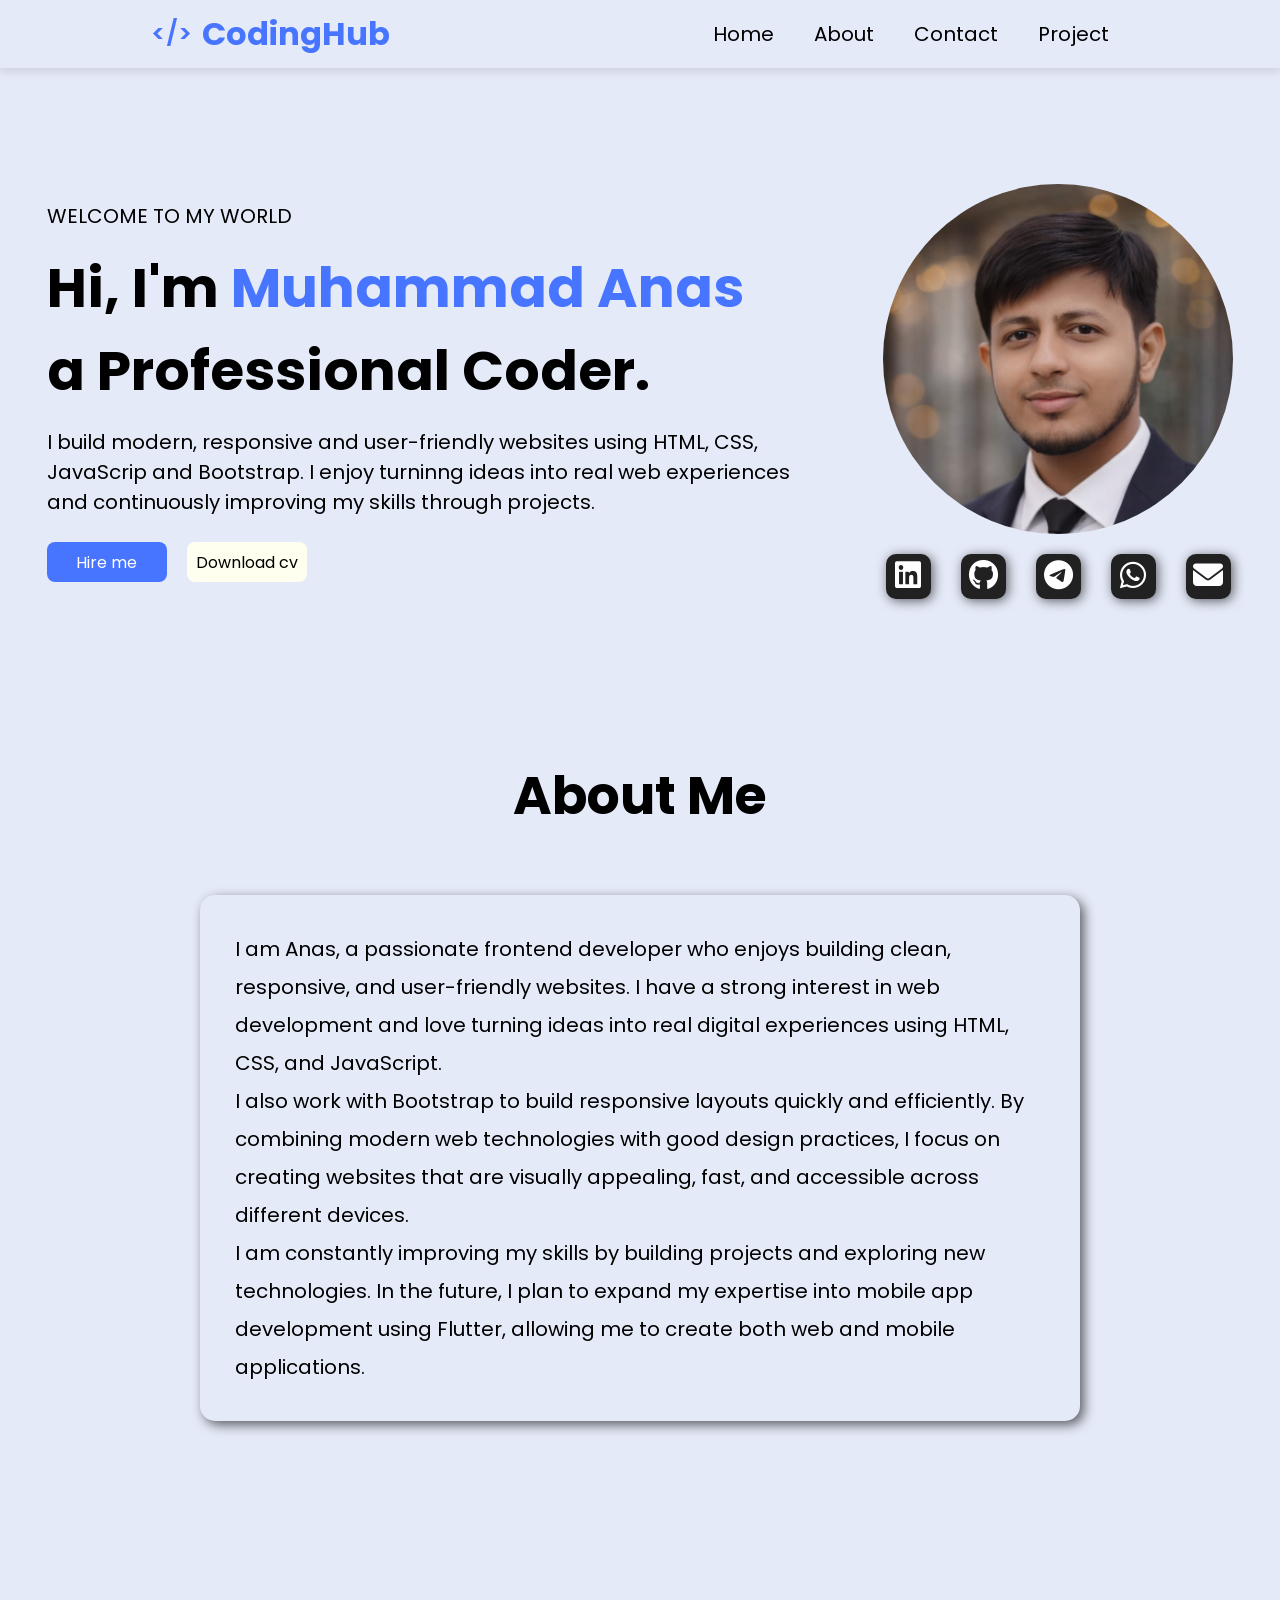
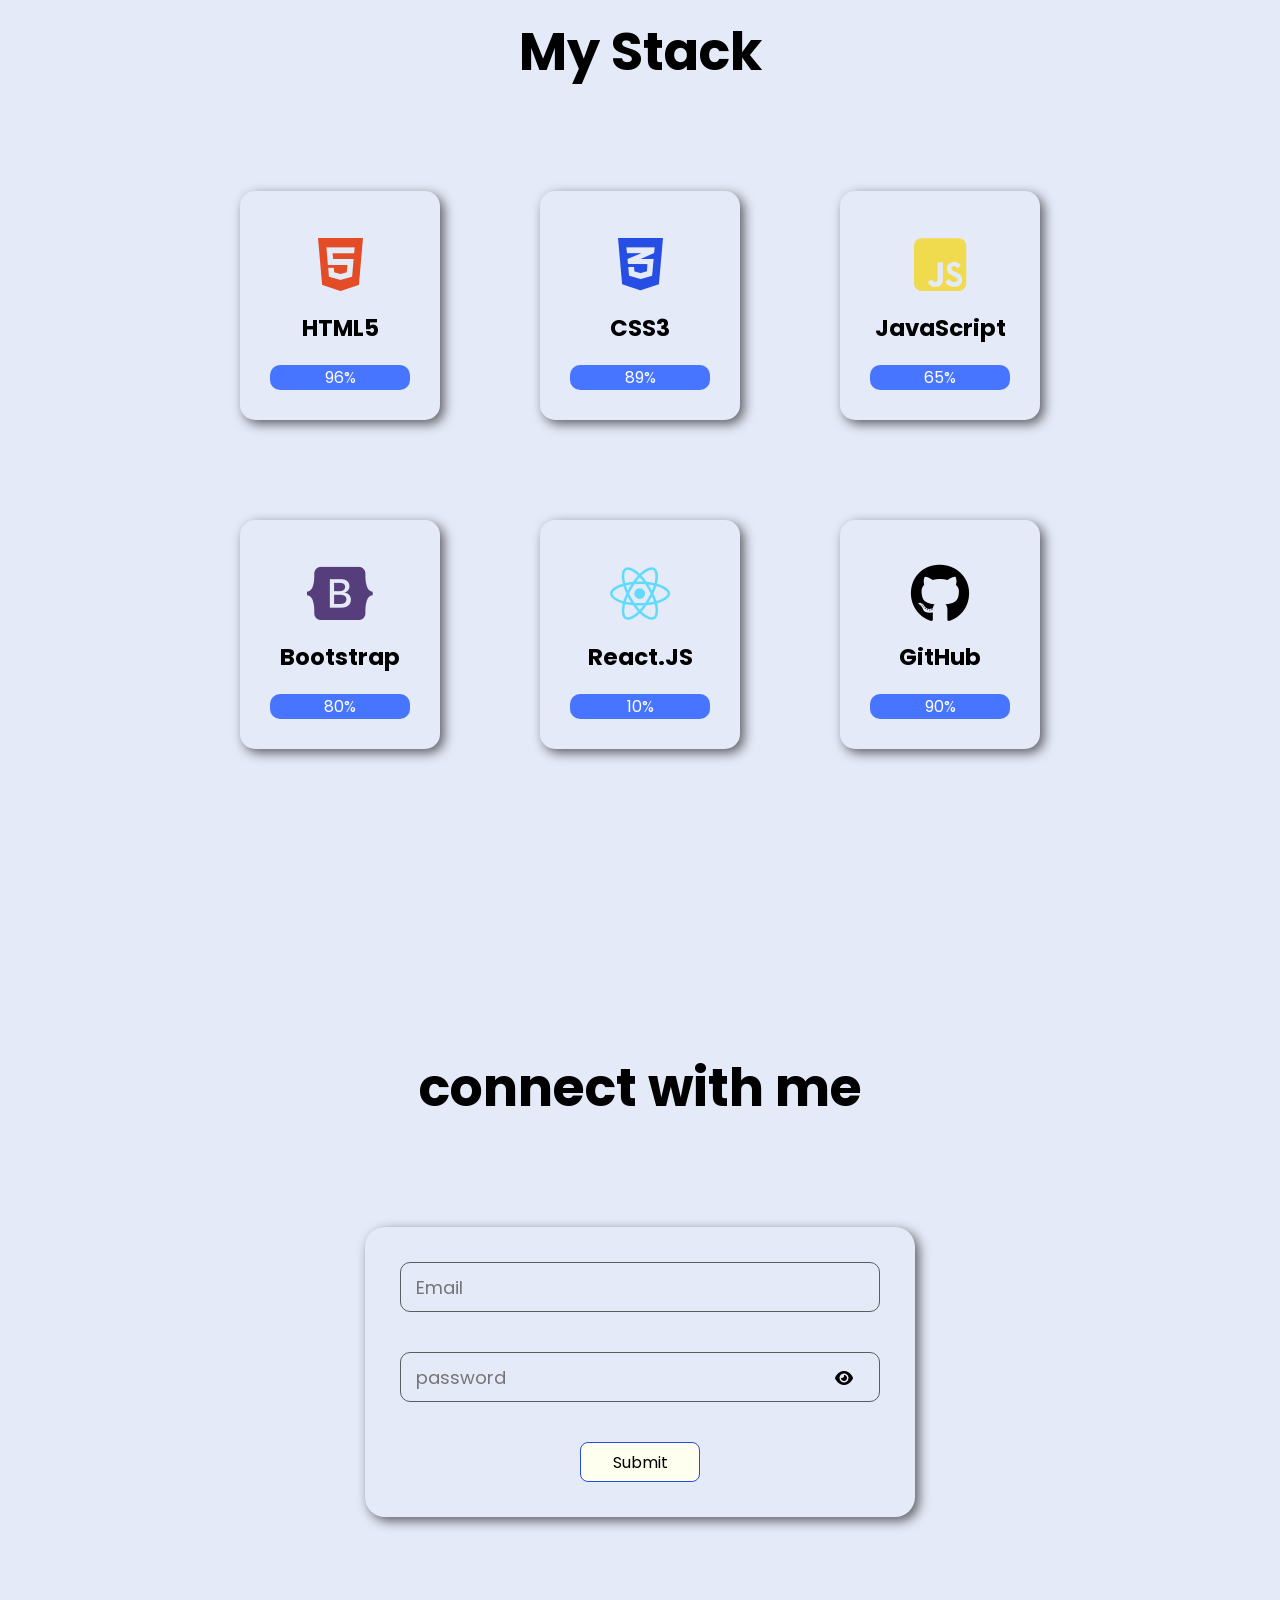
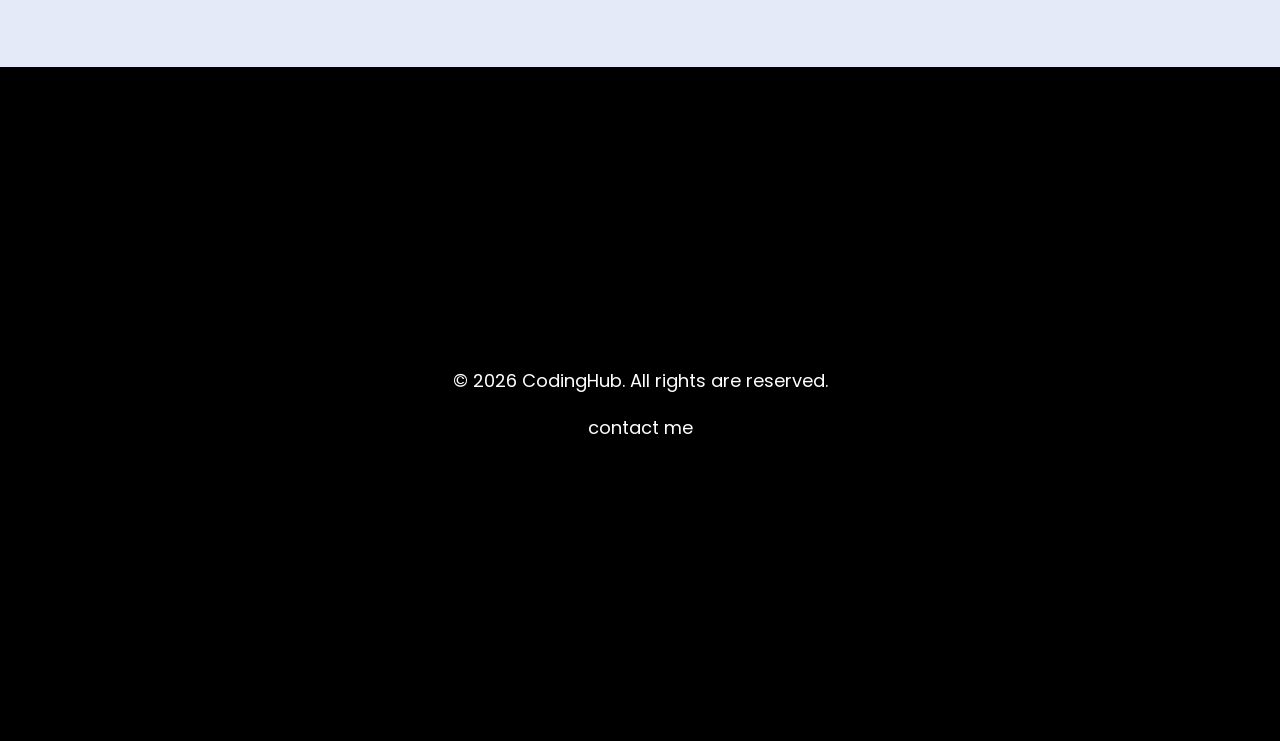
<file: Day-01-Portfolio-Website/index.html>
<!doctype html>
<html lang="en">
  <head>
    <meta charset="UTF-8" />
    <meta name="viewport" content="width=device-width, initial-scale=1.0" />
    <title>Portfolio website</title>
    <link rel="preconnect" href="https://fonts.googleapis.com" />
    <link rel="preconnect" href="https://fonts.gstatic.com" crossorigin />
    <link
      href="https://fonts.googleapis.com/css2?family=Poppins:ital,wght@0,100;0,200;0,300;0,400;0,500;0,600;0,700;0,800;0,900;1,100;1,200;1,300;1,400;1,500;1,600;1,700;1,800;1,900&family=Varela+Round&display=swap"
      rel="stylesheet"
    />

    <link
      rel="stylesheet"
      href="https://cdnjs.cloudflare.com/ajax/libs/font-awesome/6.5.1/css/all.min.css"
    />
    <link rel="stylesheet" href="style.css" />
  </head>
  <body>
    <header>
      <div class="logo">
        <span>&lt;/&gt;</span>
        <h1>CodingHub</h1>
      </div>
      <nav>
        <ul>
          <li><a href="#">Home</a></li>
          <li><a href="#">About</a></li>
          <li><a href="#">Contact</a></li>
          <li><a href="#">Project</a></li>
        </ul>
      </nav>
    </header>

    <main>
      <!-- HERO SECTION -->
      <section class="hero-section">
        <div class="hero-text-box">
          <p>WELCOME TO MY WORLD</p>
          <h1 class="heading">
            Hi, I'm <span>Muhammad Anas</span><br />
            a Professional Coder.
          </h1>
          <p>
            I build modern, responsive and user-friendly websites using HTML,
            CSS,
            <br />JavaScrip and Bootstrap. I enjoy turninng ideas into real web
            experiences <br />
            and continuously improving my skills through projects.
          </p>
          <div class="button-box">
            <button class="first-btn">Hire me</button>
            <button class="sec-btn">Download cv</button>
          </div>
        </div>
        <div class="hero-profile-box">
          <img src="profile.jpg" alt="profile" />
          <div class="social-icons-box">
            <div class="icon">
              <a href=""><i class="fa-brands fa-linkedin"></i></a>
            </div>
            <div class="icon">
              <a href=""><i class="fa-brands fa-github"></i></a>
            </div>
            <div class="icon">
              <a href=""><i class="fa-brands fa-telegram"></i></a>
            </div>
            <div class="icon">
              <a href=""><i class="fa-brands fa-whatsapp"></i></a>
            </div>
            <div class="icon">
              <a href=""><i class="fa-solid fa-envelope"></i></a>
            </div>
          </div>
        </div>
      </section>

      <!-- ABOUT SECTION -->
      <section class="about-section">
        <div class="about-heading">
          <h1>About Me</h1>
        </div>
        <div class="about-content">
          <p>
            I am Anas, a passionate frontend developer who enjoys building
            clean, responsive, and user-friendly websites. I have a strong
            interest in web development and love turning ideas into real digital
            experiences using HTML, CSS, and JavaScript. <br />
            I also work with Bootstrap to build responsive layouts quickly and
            efficiently. By combining modern web technologies with good design
            practices, I focus on creating websites that are visually appealing,
            fast, and accessible across different devices. <br />
            I am constantly improving my skills by building projects and
            exploring new technologies. In the future, I plan to expand my
            expertise into mobile app development using Flutter, allowing me to
            create both web and mobile applications.
          </p>
        </div>
      </section>

      <!-- SKILL SECTION -->
      <section class="skill-section">
        <div class="skill-heading">
          <h1>My Stack</h1>
        </div>
        <div class="skill-box">
          <div class="skill-card">
            <div class="skill-logo">
              <i class="fa-brands fa-html5" id="html"></i>
              <h3>HTML5</h3>
            </div>
            <div class="prog-bar">96%</div>
          </div>

          <div class="skill-card">
            <div class="skill-logo">
              <i class="fa-brands fa-css3-alt" id="css"></i>
              <h3>CSS3</h3>
            </div>
            <div class="prog-bar">89%</div>
          </div>

          <div class="skill-card">
            <div class="skill-logo">
              <i class="fa-brands fa-square-js" id="js"></i>
              <h3>JavaScript</h3>
            </div>
            <div class="prog-bar">65%</div>
          </div>

          <div class="skill-card">
            <div class="skill-logo">
              <i class="fa-brands fa-bootstrap" id="bootstrap"></i>
              <h3>Bootstrap</h3>
            </div>
            <div class="prog-bar">80%</div>
          </div>

          <div class="skill-card">
            <div class="skill-logo">
              <i class="fa-brands fa-react" id="react"></i>
              <h3>React.JS</h3>
            </div>
            <div class="prog-bar">10%</div>
          </div>

          <div class="skill-card">
            <div class="skill-logo">
              <i class="fa-brands fa-github"></i>
              <h3>GitHub</h3>
            </div>
            <div class="prog-bar">90%</div>
          </div>
        </div>
      </section>

      <!-- CONTACT SECTION -->
      <section class="contact-section">
        <div class="contact-heading">
          <h1>connect with me</h1>
        </div>
        <form action="#">
          <div class="contact-box">
            <input type="email" placeholder="Email" />
          </div>
          <div class="contact-box">
            <input type="password" placeholder="password" />
            <span>
              <i class="fa-solid fa-eye"></i>
            </span>
          </div>
          <div class="btn">
            <button class="submit-btn">Submit</button>
          </div>
        </form>
      </section>
    </main>

    <!-- FOOTER SECTION -->
    <footer class="footer-section">
      <p>&copy; 2026 CodingHub. All rights are reserved.</p>
      <p>contact me</p>
    </footer>
  </body>
</html>
</file>
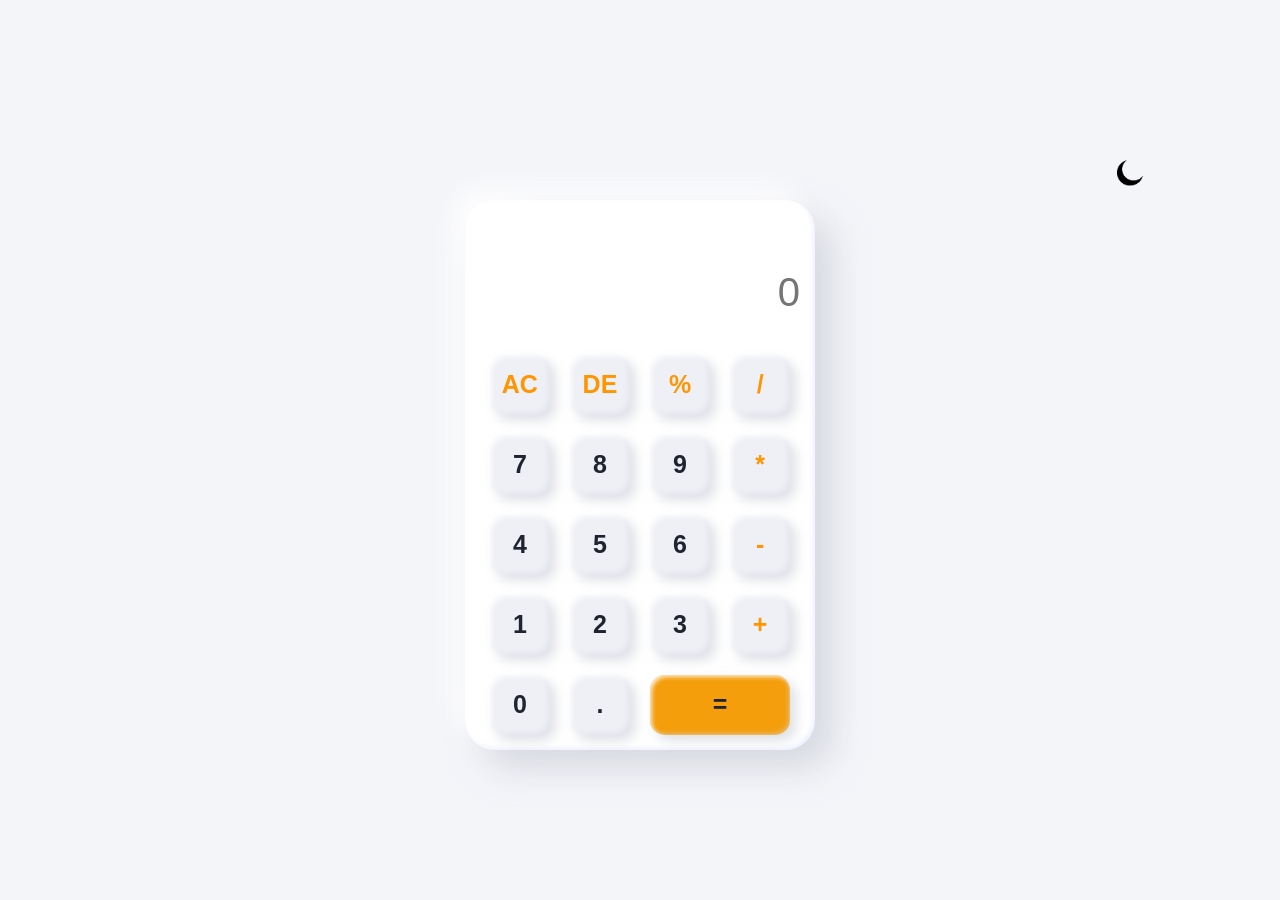
<file: Day-03-Calculator/index.html>
<!doctype html>
<html lang="en">
  <head>
    <meta charset="UTF-8" />
    <meta name="viewport" content="width=device-width, initial-scale=1.0" />
    <title>Calculator</title>
    <!-- CSS FILE LINK -->
    <link rel="stylesheet" href="style.css" />

    <!-- GOGGLE FONTS LINK -->
    <link rel="preconnect" href="https://fonts.googleapis.com" />
    <link rel="preconnect" href="https://fonts.gstatic.com" crossorigin />
    <link
      href="https://fonts.googleapis.com/css2?family=Montserrat:ital,wght@0,100..900;1,100..900&family=Poppins:ital,wght@0,100;0,200;0,300;0,400;0,500;0,600;0,700;0,800;0,900;1,100;1,200;1,300;1,400;1,500;1,600;1,700;1,800;1,900&family=Titan+One&family=Varela+Round&display=swap"
      rel="stylesheet"
    />
  </head>
  <body>
    <div class="theme-box">
      <img src="assets/sun.png" id="theme-btn">
    </div>
    <div class="container">
      <div class="input-box">
        <input type="text" placeholder="0" readonly />
      </div>
      <div class="btn-box">
        <button class="operator">AC</button>
        <button class="operator">DE</button>
        <button class="operator">%</button>
        <button class="operator">/</button>

        <button class="num">7</button>
        <button class="num">8</button>
        <button class="num">9</button>
        <button class="operator">*</button>

        <button class="num">4</button>
        <button class="num">5</button>
        <button class="num">6</button>
        <button class="operator">-</button>

        <button class="num">1</button>
        <button class="num">2</button>
        <button class="num">3</button>
        <button class="operator">+</button>

        <button class="num">0</button>
        <button class="num">.</button>
        <button id="equal-btn">=</button>
      </div>
    </div>
    <script src="app.js"></script>
  </body>
</html>
</file>
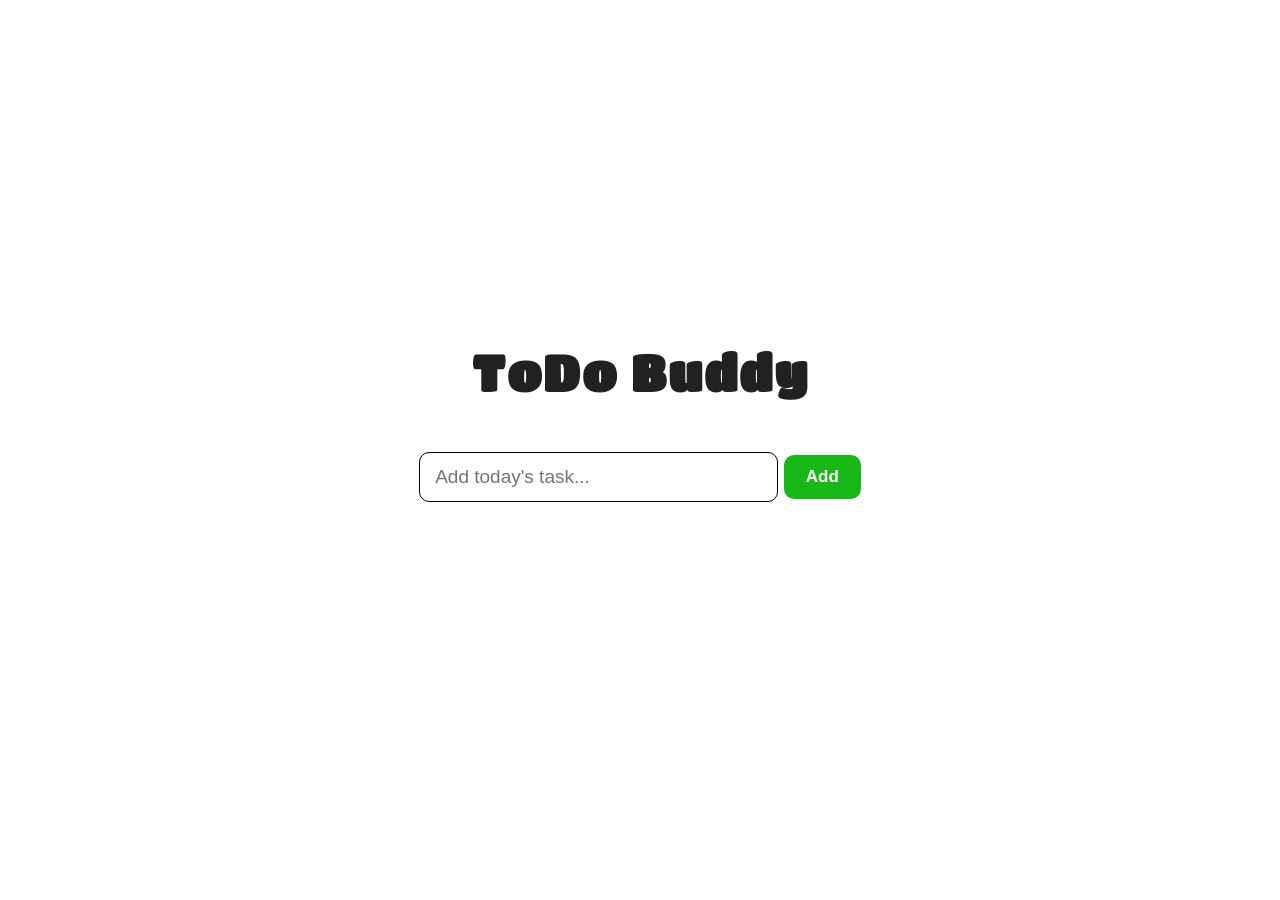
<file: Day-04-ToDo/index.html>
<!doctype html>
<html lang="en">
  <head>
    <meta charset="UTF-8" />
    <meta name="viewport" content="width=device-width, initial-scale=1.0" />
    <title>ToDo Buddy</title>
    <link rel="stylesheet" href="style.css" />
    <!-- FONT AWSOME ICONS LINK -->
    <link
      rel="stylesheet"
      href="https://cdnjs.cloudflare.com/ajax/libs/font-awesome/6.5.1/css/all.min.css"
    />
    <!-- GOGGLE FONTS LINK -->
    <link rel="preconnect" href="https://fonts.googleapis.com" />
    <link rel="preconnect" href="https://fonts.gstatic.com" crossorigin />
    <link
      href="https://fonts.googleapis.com/css2?family=Montserrat:ital,wght@0,100..900;1,100..900&family=Poppins:ital,wght@0,100;0,200;0,300;0,400;0,500;0,600;0,700;0,800;0,900;1,100;1,200;1,300;1,400;1,500;1,600;1,700;1,800;1,900&family=Titan+One&family=Varela+Round&display=swap"
      rel="stylesheet"
    />
  </head>
  <body>
    <!-- HEADING -->
    <h1>ToDo Buddy</h1>

    <!-- MAIN CONTAINER -->
    <div class="container">
      <!-- INPUT CONTAINER -->
      <div class="input-box">
        <input type="text" id="input" placeholder="Add today's task..." />
        <button id="add-btn">Add</button>
      </div>

      <!-- LI BOX -->
      <div class="content-box">
        <ul class="task-box"></ul>
      </div>
    </div>
    <script src="app.js"></script>
  </body>
</html>
</file>
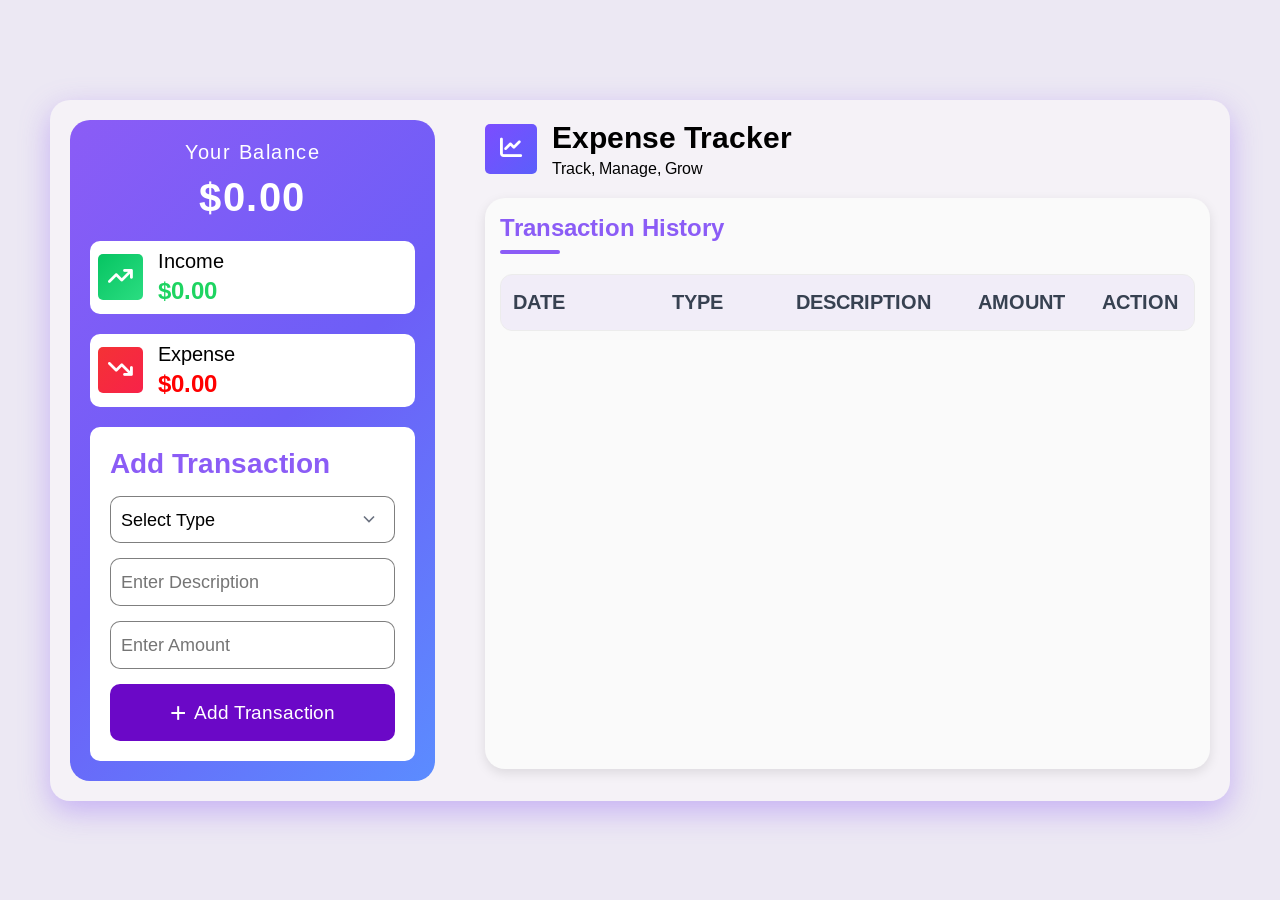
<file: Day-05-Expense-Tracker/index.html>
<!doctype html>
<html lang="en">
  <head>
    <meta charset="UTF-8" />
    <meta name="viewport" content="width=device-width, initial-scale=1.0" />
    <title>Expense Tracker</title>
    <link rel="stylesheet" href="style.css" />

    <link
      rel="stylesheet"
      href="https://cdnjs.cloudflare.com/ajax/libs/font-awesome/6.5.1/css/all.min.css"
    />

    <link rel="preconnect" href="https://fonts.googleapis.com" />
    <link rel="preconnect" href="https://fonts.gstatic.com" crossorigin />
    <link
      href="https://fonts.googleapis.com/css2?family=Arimo:ital,wght@0,400..700;1,400..700&family=Montserrat:ital,wght@0,100..900;1,100..900&family=Poppins:ital,wght@0,100;0,200;0,300;0,400;0,500;0,600;0,700;0,800;0,900;1,100;1,200;1,300;1,400;1,500;1,600;1,700;1,800;1,900&family=Titan+One&family=Varela+Round&display=swap"
      rel="stylesheet"
    />
  </head>
  <body>
    <div class="container">
      <div class="main-container">
        <div class="balance-box">
          <p>Your Balance</p>
          <h2 id="balance">$0.00</h2>
        </div>

        <div class="income-expanse-boxes">
          <div class="box">
            <div class="income-icon icon">
              <i class="fa-solid fa-arrow-trend-up"></i>
            </div>
            <div class="income-box">
              <p>Income</p>
              <h2 id="total-income">$0.00</h2>
            </div>
          </div>

          <div class="box">
            <div class="expense-icon icon">
              <i class="fa-solid fa-arrow-trend-down"></i>
            </div>
            <div class="expense-box">
              <p>Expense</p>
              <h2 id="total-expense">$0.00</h2>
            </div>
          </div>
        </div>

        <div class="add-transaction-box">
          <h2>Add Transaction</h2>

          <div class="select-box">
            <select id="select">
              <option>Select Type</option>
              <option>Income</option>
              <option>Expense</option>
            </select>
          </div>

          <div class="trans-box">
            <input
              type="text"
              placeholder="Enter Description"
              id="description"
            />
          </div>

          <div class="trans-box">
            <input type="text" placeholder="Enter Amount" id="amount" />
          </div>

          <button class="btn" id="add-btn">
            <span>+</span> Add Transaction
          </button>
        </div>
      </div>

      <div class="history-container">
        <div class="his-con-brand-box">
          <div class="icon logo">
            <i class="fa-solid fa-chart-line"></i>
          </div>
          <div class="brand-heading">
            <h1>Expense Tracker</h1>
            <p>Track, Manage, Grow</p>
          </div>
        </div>
        <div class="history-table">
          <div class="history-heading">
            <h2>Transaction History</h2>
            <div class="line"></div>
          </div>

          <div class="table">
            <div class="table-heading row">
              <p>DATE</p>
              <p>TYPE</p>
              <p>DESCRIPTION</p>
              <p>AMOUNT</p>
              <p>ACTION</p>
            </div>
          </div>
        </div>
      </div>
    </div>

    <script src="app.js"></script>
  </body>
</html>
</file>
<file: Day-01-Portfolio-Website/style.css>
* {
  margin: 0;
  padding: 0;
  box-sizing: border-box;
  font-family: "Poppins", sans-serif;
}

header {
  background: #e5eaf8;
  display: flex;
  justify-content: space-around;
  align-items: center;
  padding: 10px 0;
  position: fixed;
  top: 0;
  left: 0;
  width: 100%;
  box-shadow: 0px 4px 8px rgba(0, 0, 0, 0.1);
  z-index: 1000;
}

header nav ul {
  display: flex;
  list-style: none;
}

header nav ul li {
  padding: 0 20px;
}

header nav ul li a {
  text-decoration: none;
  color: #000;
  font-size: 20px;
  transition: 0.3s;
}

header nav ul li a:hover {
  color: blue;
}

.logo {
  display: flex;
  align-items: center;
  gap: 10px;
  color: #4775ff;
}

.logo span {
  font-size: 25px;
  font-weight: 600;
}

/* HERO SECTION STARTS HERE */

.hero-section {
  margin-top: 68px;
  background: #e5eaf8;
  display: flex;
  justify-content: space-around;
  padding: 116px 0;
  box-shadow: 0px 4px 8px rgba(0, 0, 0, 0.1);
}

.hero-text-box {
  display: flex;
  flex-direction: column;
  align-items: flex-start;
  justify-content: center;
  gap: 15px;
}

.hero-text-box .heading {
  font-size: 55px;
}

.hero-text-box .heading span {
  color: #4775ff;
}

.hero-text-box p {
  font-size: 20px;
  line-height: 1.5;
}

.button-box {
  display: flex;
  gap: 20px;
  margin-top: 10px;
}

button {
  height: 40px;
  width: 120px;
  border-radius: 8px;
  border: none;
  font-size: 16px;
  cursor: pointer;
}

.first-btn {
  background: #4775ff;
  color: #fff;
}

.sec-btn {
  background: #fffff0;
}

.hero-profile-box {
  display: flex;
  align-items: center;
  justify-content: center;
  flex-direction: column;
  gap: 20px;
}

img {
  width: 350px;
  height: 350px;
  border-radius: 50%;
  object-fit: cover;
  object-position: top;
}

.social-icons-box {
  display: flex;
  gap: 30px;
}

.social-icons-box .icon {
  background: #212121;
  height: 45px;
  width: 45px;
  border-radius: 10px;
  display: flex;
  justify-content: center;
  align-items: center;
  transition: 0.2s;
  box-shadow: 2px 2px 12px rgba(0, 0, 0, 0.6);
}

.social-icons-box .icon:hover {
  border-radius: 50%;
  background: #4775ff;
  box-shadow: 0 0 18px #4775ff;
  transform: translateY(-10px);
}

.social-icons-box .icon a i {
  font-size: 30px;
  color: #fff;
}

/* ABOUT SECTION */

.about-section {
  display: flex;
  flex-direction: column;
  justify-content: space-around;
  align-items: center;
  padding: 42px 200px;
  gap: 60px;
  background: #e5eaf8;
}

.about-heading {
  font-size: 35px;
}

.about-content {
  box-shadow: 4px 4px 12px rgba(0, 0, 0, 0.6);
  padding: 35px;
  border-radius: 15px;
}

.about-content p {
  font-size: 20px;
  line-height: 1.9;
}

/* SKILL SECTION */

.skill-section {
  background: #e5eaf8;
  display: flex;
  flex-direction: column;
  justify-content: center;
  align-items: center;
  gap: 100px;
  width: 100%;
  padding: 150px;
}

.skill-heading {
  font-size: 35px;
}

.skill-box {
  display: flex;
  justify-content: center;
  flex-wrap: wrap;
  gap: 100px;
  width: 100%;
}

.skill-box .skill-card {
  width: 200px;
  box-shadow: 4px 4px 12px rgba(0, 0, 0, 0.6);
  border-radius: 15px;
  padding: 30px;
  display: flex;
  flex-direction: column;
  gap: 20px;
}

.skill-logo {
  text-align: center;
  font-size: 60px;
}

#html {
  color: #e34c26;
}

#css {
  color: #264de4;
}

#js {
  color: #f0db4f;
}

#react {
  color: #61dbfb;
}

#bootstrap {
  color: #563d7c;
}

.skill-logo h3 {
  font-size: 23px;
}

.skill-card .prog-bar {
  width: 100%;
  background: #4775ff;
  color: #fff;
  border-radius: 10px;
  text-align: center;
}

.skill-card:hover {
  transform: translateY(-25px);
  transition: 0.3s;
  box-shadow: 0 0 25px #4775ff;
}

/* CONTACT SECTION */

.contact-section {
  background: #e5eaf8;
  display: flex;
  flex-direction: column;
  justify-content: center;
  align-items: center;
  gap: 100px;
  width: 100%;
  padding: 150px;
}

.contact-heading {
  font-size: 35px;
}

form {
  display: flex;
  flex-direction: column;
  justify-content: center;
  align-items: center;
  gap: 40px;
  min-width: 550px;
  padding: 35px;
  border-radius: 20px;
  box-shadow: 4px 4px 12px rgba(0, 0, 0, 0.6);
}

.contact-box {
  border: 1px solid rgba(0, 0, 0, 0.6);
  border-radius: 10px;
  width: 100%;
  height: 50px;
  transition:
    border-color 0.3s ease-in-out,
    box-shadow 0.3s ease-in-out;
}

.contact-box:focus-within {
  border-color: #4775ff;
  box-shadow: 0 0 10px #4775ff;
}

.contact-box input {
  height: 100%;
  width: 90%;
  border: none;
  padding: 0 15px;
  background: transparent;
  outline: none;
  color: #000;
  font-size: 18px;
}

.submit-btn {
  background: #fffff0;
  border: 1px solid #264de4;
  color: #000;
}

.submit-btn:hover {
  background: #264de4;
  color: #fff;
}

/* FOOTER SECTION */

.footer-section {
  padding: 300px 0;
  display: flex;
  flex-direction: column;
  justify-content: center;
  align-items: center;
  background: #000;
  color: #fff;
  font-size: 18px;
  cursor: pointer;
  gap: 20px;
}
</file>
<file: Day-03-Calculator/style.css>
* {
  margin: 0;
  padding: 0;
  box-sizing: border-box;
}

:root {
  --body-bg: #373753;
  --container-bg: #1e2430;
  --button-bg: #2a3342;
  --font-color: #ffffff;
  --btn-shadow:
    12px 12px 24px rgba(10, 20, 40, 0.45),
    -8px -8px 18px rgba(45, 65, 95, 0.18),
    inset 2px 2px 4px rgba(255, 255, 255, 0.03),
    inset -2px -2px 4px rgba(0, 0, 0, 0.25);
  --btn-hover: #1d2330;
}

[data-theme="light"] {
  --body-bg: #f4f5f9;
  --container-bg: #ffffff;
  --button-bg: #eef0f5;
  --font-color: #1f2430;
  --card-shadow:
    18px 18px 35px rgba(180, 185, 195, 0.45),
    -12px -12px 24px rgba(255, 255, 255, 0.95),
    inset 2px 2px 4px rgba(255, 255, 255, 0.8),
    inset -2px -2px 4px rgba(210, 215, 255, 0.4);
  --btn-shadow:
    6px 6px 12px rgba(200, 205, 215, 0.6),
    -6px -6px 12px rgba(255, 255, 255, 0.9),
    inset 2px 2px 4px rgba(255, 255, 255, 0.8),
    inset -2px -2px 4px rgba(210, 215, 225, 0.4);
  --btn-hover: #d9dde5;
}

body {
  background: var(--body-bg);
  height: 100vh;
  display: flex;
  flex-direction: column;
  justify-content: center;
  align-items: center;
  transition: 0.3s ease;
}

.container {
  height: 550px;
  width: 350px;
  background: var(--container-bg);
  box-shadow: var(--card-shadow);
  border-radius: 30px;
  padding: 15px;
  display: flex;
  flex-direction: column;
  justify-content: space-between;
  align-items: center;
}

.input-box {
  height: 100px;
  width: 100%;
  display: flex;
  justify-content: center;
  align-items: flex-end;
}

.input-box input {
  width: 100%;
  font-size: 40px;
  outline: none;
  border: none;
  background: transparent;
  color: var(--font-color);
  text-align: right;
}

.btn-box {
  display: grid;
  grid-template-columns: repeat(4, 1fr);
  gap: 20px;
}

button {
  height: 60px;
  width: 100%;
  padding: 12px;
  font-size: 25px;
  border-radius: 15px;
  font-weight: 550;
  cursor: pointer;
  border: none;
  color: var(--font-color);
  background: var(--button-bg);
  box-shadow: var(--btn-shadow);
  transition: 0.3s ease;
}

button:hover {
  background: var(--btn-hover);
}

.operator {
  color: #ff9500;
}

#equal-btn {
  background: #f59e0b;
  grid-column: span 2;
}


.theme-box{
  width: 80%;
  text-align: right;
}

img{
  width: 80px;
  cursor: pointer;
}
</file>
<file: Day-04-ToDo/style.css>
* {
  margin: 0;
  padding: 0;
  box-sizing: border-box;
}

body {
  background-image: url(https://i.pinimg.com/1200x/56/2b/20/562b20256af2ce123846c7d95ea68595.jpg);
  background-repeat: no-repeat;
  background-size: cover;
  height: 100vh;
  display: flex;
  flex-direction: column;
  justify-content: center;
  align-items: center;
  gap: 25px;
}

body h1 {
  font-family: "Titan One", sans-serif;
  font-size: 50px;
  letter-spacing: 2px;
  color: #212121;
}

.container {
  width: 500px;
  padding: 25px;
  border: 1px solid rgba(255, 255, 255, 0.5);
  border-radius: 20px;
  background: rgba(255, 255, 255, 0.3);
  backdrop-filter: blur(5px);
}

.container .input-box {
  background-color: transparent;
  width: 100%;
  display: flex;
  justify-content: space-around;
  align-items: center;
  gap: 20;
  height: 50px;
}

.input-box input {
  height: 100%;
  width: 80%;
  border: 1px solid #000;
  background: #fff;
  padding-left: 15px;
  font-size: 19px;
  border-radius: 10px;
  transition:
    border-color 0.3s ease,
    box-shadow 0.3s ease;
}

.new-text{
  background: #ffffff;
  width: 80%;
  display: flex;
  border: none;
  justify-content: space-between;
  align-items: center;
  padding: 8px 10px;
  border-radius: 10px;
  font-size: 19px;
}

input:focus {
  outline: none;
  border: 1px solid #4caf50;
  box-shadow: 0 0 15px rgba(76, 175, 80, 0.5);
}

.input-box button {
  padding: 12px 22px;
  border: none;
  border-radius: 10px;
  background: rgb(25, 184, 25);
  color: #fff;
  font-weight: bold;
  font-size: 17px;
  cursor: pointer;
}

.save-btn{
  padding: 10px 12px;
  border: none;
  border-radius: 10px;
  background: rgb(244, 7, 7);
  color: #fff;
  font-size: 17px;
  cursor: pointer;
}

.content-box {
  max-height: 340px;
  scrollbar-width: none;
  overflow-y: auto;
  padding: 5px;
  margin-top: 20px;
}

.content-box::-webkit-scrollbar {
  display: none;
}

.content-box ul {
  list-style: none;
  display: flex;
  flex-direction: column;
  gap: 20px;
}

ul li {
  background: rgba(123, 87, 243, 0.8);
  display: flex;
  border: 1px solid rgb(123,87, 243);
  justify-content: space-between;
  align-items: center;
  padding: 10px 15px;
  border-radius: 10px;
  transition: 0.3s;
  cursor: pointer;
}

.text-span {
  font-size: 19px;
  font-family: "Poppins", sans-serif;
}

.task:hover {
  transform: scale(1.02);
  outline: 1px solid blue;
}

.text-span.check {
  text-decoration: line-through;
  opacity: 0.6;
}

.edit{
  margin-right: 15px;
  font-size: 18px;
}

.delete{
  font-size: 18px;
}

.edit:hover {
  color: #0606ea;
}

.delete:hover {
  color: red;
}
</file>
<file: Day-05-Expense-Tracker/style.css>
* {
  margin: 0;
  padding: 0;
  box-sizing: border-box;
  font-family: "Arimo", sans-serif;
}

:root {
  --body-bg: #ece8f3;
  --outer-box-bg: #f5f2f7;
  --main-card-bg: linear-gradient(135deg, #8b5cf6, #6d5ef7, #5b8cff);
  --secondary-card-bg: #fafafa;
  --border-radius: 20px;
  --padding: 20px;
  --primary-font-size: 20px;
}

body {
  width: 100%;
  height: 100vh;
  display: flex;
  justify-content: center;
  align-items: center;
  background: var(--body-bg);
}

.container {
  width: 100%;
  display: flex;
  justify-content: space-around;
  align-items: flex-start;
  gap: 50px;
  padding: var(--padding);
  border-radius: var(--border-radius);
  margin: 50px;
  background: var(--outer-box-bg);
  box-shadow: 0 10px 30px rgba(139, 92, 246, 0.4);
}

.main-container {
  width: 500px;
  background: var(--main-card-bg);
  padding: var(--padding);
  border-radius: var(--border-radius);
  display: flex;
  flex-direction: column;
  gap: 20px;
}

.balance-box {
  text-align: center;
  color: #fff;
  letter-spacing: 1.5px;
}

.balance-box > :nth-child(1) {
  font-size: var(--primary-font-size);
  margin-bottom: 10px;
}

.balance-box > :nth-child(2) {
  font-size: 40px;
}

.income-expanse-boxes {
  width: 100%;
  display: flex;
  flex-direction: column;
  gap: 20px;
}

.box {
  display: flex;
  justify-content: center;
  align-items: center;
  background: #fff;
  border-radius: 10px;
  padding: 8px;
  gap: 15px;
}

.icon {
  font-size: 22px;
  padding: 10px;
  border-radius: 5px;
}

.income-icon {
  background: linear-gradient(135deg, #06c462, #2bdd81);
  color: #fff;
}

.income-box {
  width: 100%;
}

.income-box > :nth-child(1) {
  font-size: var(--primary-font-size);
  margin-bottom: 3px;
}

#total-income{
  color: #1ed461;
}

.expense-icon {
  background: linear-gradient(135deg, #f43235, #f82249);
  color: #fff;
}

.expense-box {
  width: 100%;
}

.expense-box > :nth-child(1) {
  font-size: var(--primary-font-size);
  margin-bottom: 3px;
}

.expense-box > :nth-child(2) {
  color: red;
}

.add-transaction-box {
  background: #fff;
  width: 100%;
  display: flex;
  flex-direction: column;
  justify-content: center;
  gap: 15px;
  padding: var(--padding);
  border-radius: 10px;
}

.add-transaction-box > :nth-child(1) {
  color: #8b5cf6;
  font-size: 28px;
}

.select-box {
  width: 100%;
}

select {
  width: 100%;
  padding: 12px 10px;
  border-radius: 10px;
  border: 1px solid rgba(0, 0, 0, 0.5);
  background: #fff;
  font-size: 18px;
  color: #000;
  outline: none;
  cursor: pointer;

  appearance: none;
  -webkit-appearance: none;
  -moz-appearance: none;

  background-image: url("data:image/svg+xml,%3Csvg xmlns='http://www.w3.org/2000/svg' width='20' height='20' fill='none' stroke='%236B7280' stroke-width='2' viewBox='0 0 24 24'%3E%3Cpath d='m6 9 6 6 6-6'/%3E%3C/svg%3E");

  background-repeat: no-repeat;
  background-position: right 15px center;
}

.trans-box input {
  width: 100%;
  padding: 12px 10px;
  border-radius: 10px;
  font-size: 18px;
  outline: none;
  border: 1px solid rgba(0, 0, 0, 0.5);
  transition: 0.3s ease-in-out;
}

input:focus {
  box-shadow: 0 0 10px #8b5cf6;
  border: none;
}

.btn {
  background: rgb(107, 8, 199);
  color: #fff;
  padding: 12px;
  border: none;
  font-size: 19px;
  border-radius: 10px;
  display: flex;
  justify-content: center;
  align-items: center;
  gap: 8px;
  cursor: pointer;
  transition: 0.3s ease-in-out;
}

.btn:hover {
  background: rgb(56, 3, 105);
}

.btn span {
  font-size: 28px;
}

.history-container {
  width: 90%;
  height: 100%;
  display: flex;
  flex-direction: column;
  justify-content: center;
  gap: 20px;
}

.his-con-brand-box {
  display: flex;
  justify-content: flex-start;
  align-items: center;
  gap: 15px;
}

.logo {
  background: linear-gradient(135deg, #7c4dff, #5b5ffb);
  color: #fff;
  padding: 12px 15px;
}

.brand-heading > :nth-child(1) {
  font-size: 30px;
  margin-bottom: 3px;
}

.history-table {
  background: var(--secondary-card-bg);
  width: 100%;
  padding: 15px;
  border-radius: var(--border-radius);
  box-shadow: 0 4px 12px rgba(0, 0, 0, 0.1);
}

.history-heading {
  color: #8b5cf6;
}

.line {
  height: 4px;
  width: 60px;
  background: #8b5cf6;
  margin-top: 7px;
  border-radius: 5px;
}

.table {
  height: 480px;
  overflow-y: auto;
  scrollbar-width: none;
  margin-top: 20px;
  display: flex;
  flex-direction: column;
  gap: 20px;
}

.table-heading {
  display: flex;
  justify-content: space-between;
  font-size: var(--primary-font-size);
  font-weight: 550;
  padding: 15px 12px;
  border-radius: 12px;
  background: #f1edf8;
  border: 1px solid #ececec;
  backdrop-filter: blur(14px);
  color: #374151;
}

.row {
  display: grid;
  grid-template-columns:
    1.3fr
    1fr
    1.5fr
    1fr
    0.7fr;

  align-items: center;
  gap: 10px;
}

.table-data {
  padding: 10px 12px;
  background: #fff;
  border-radius: 12px;
  box-shadow: 0 4px 12px rgba(0, 0, 0, 0.1);
  font-size: 19px;
}

.expense-badge {
  width: fit-content;
}

.expense-badge p {
  background: #fdecec;
  color: red;
  padding: 6px 12px;
  border-radius: 8px;
  font-size: 14px;
  font-weight: 500;
}

.income-badge {
  width: fit-content;
}

.income-badge p {
  background: #cef2dc;
  color: #11bc63;
  padding: 6px 12px;
  border-radius: 8px;
  font-size: 14px;
  font-weight: 500;
}

.table-data i {
  background: #fff1f1;
  color: red;
  padding: 12px;
  border-radius: 10px;
  cursor: pointer;
  transition: 0.3s;
}

.table-data i:hover {
  transform: scale(1.05);
}


/* JS ELEMENT STYLING */

#salary{
  padding: 5px;
  font-size: 17px;
  width: 70%;
  border-radius: 5px;
  outline: none;
  border: 1px solid rgba(0, 0, 0, 0.5);
}

.save{
  padding: 5px 13px;
  margin-top: 10px;
  border-radius: 5px;
  border: none;
  background: #06c462;
  color: #fff;
  font-size: 18px;
  cursor: pointer;
}
</file>
